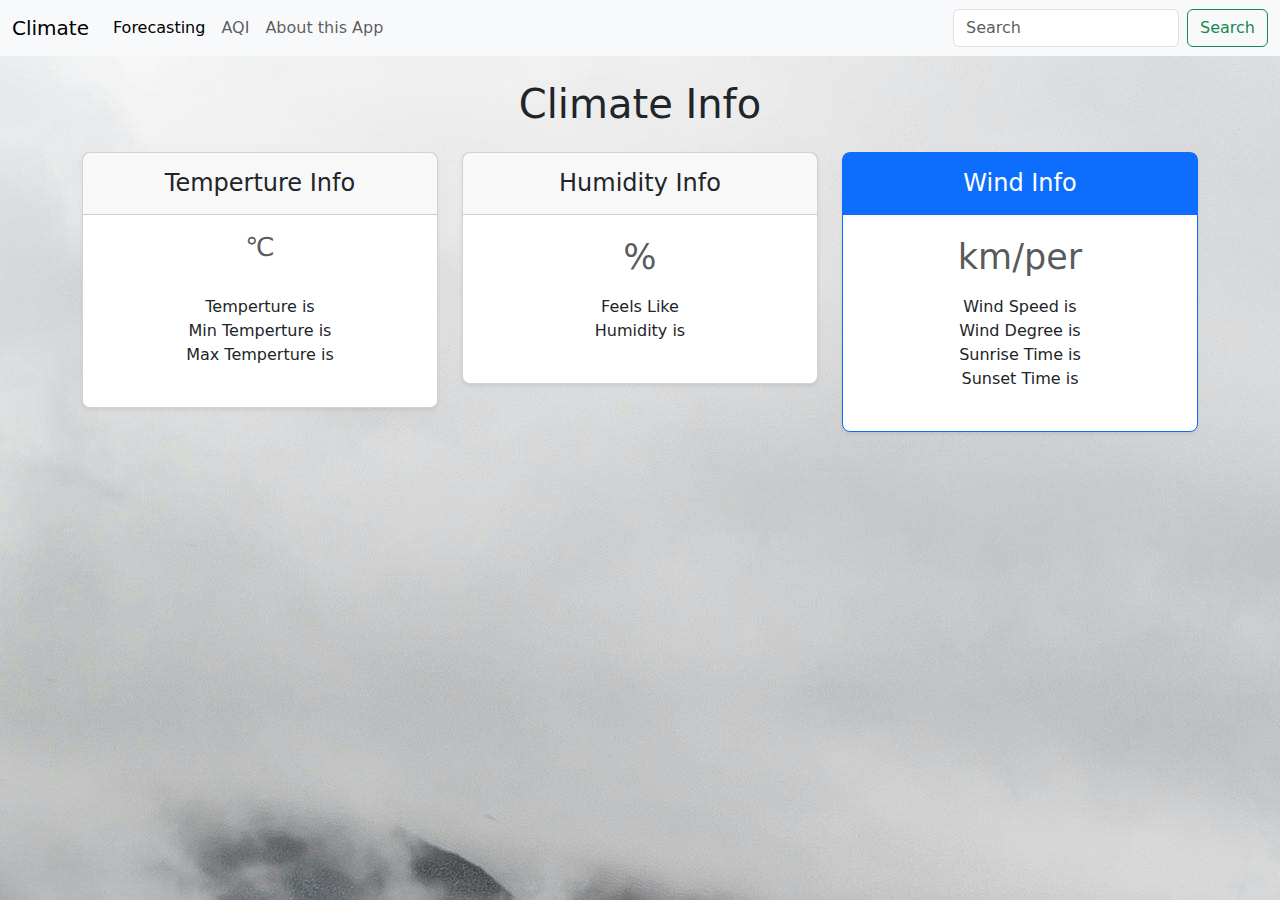
<file: Index.html>
<!DOCTYPE html>
<html lang="en">

<head>
    <meta charset="UTF-8">
    <meta name="viewport" content="width=device-width, initial-scale=1.0">
    <title>Climate Prediction</title>
    <link href="https://cdn.jsdelivr.net/npm/bootstrap@5.3.3/dist/css/bootstrap.min.css" rel="stylesheet"
        integrity="sha384-QWTKZyjpPEjISv5WaRU9OFeRpok6YctnYmDr5pNlyT2bRjXh0JMhjY6hW+ALEwIH" crossorigin="anonymous">
</head>

<body background="pic.jpg ">



    <nav class="navbar navbar-expand-lg bg-body-tertiary">
        <div class="container-fluid">
            <a class="navbar-brand" href="#">Climate</a>
            <button class="navbar-toggler" type="button" data-bs-toggle="collapse"
                data-bs-target="#navbarSupportedContent" aria-controls="navbarSupportedContent" aria-expanded="false"
                aria-label="Toggle navigation">
                <span class="navbar-toggler-icon"></span>
            </button>
            <div class="collapse navbar-collapse" id="navbarSupportedContent">
                <ul class="navbar-nav me-auto mb-2 mb-lg-0">
                    <li class="nav-item">
                        <a class="nav-link active" aria-current="page" href="http://127.0.0.1:5500/index3.html">Forecasting</a>
                    </li>
                    <li class="nav-item">
                        <a class="nav-link" href="http://127.0.0.1:5500/Index2.html">AQI</a>
                    </li>
                   
                        </a>


                    </li>
                    <li class="nav-item">
                        <a class="nav-link" href="http://127.0.0.1:5500/index5.html">About this App</a>
                    </li>
                </ul>
                <form class="d-flex" role="search">
                    <input id="city" class="form-control me-2" type="search" placeholder="Search" aria-label="Search">
                    <button class="btn btn-outline-success" type="submit" id="submit">Search</button>
                </form>
            </div>
        </div>
    </nav>
    



    <div class="container">
        <h1 class="my-4 text-center">Climate Info<span id="cityName"></span></h1>
        <main>
            <div class="row row-cols-1 row-cols-md-3 mb-3 text-center">
                <div class="col">
                    <div class="card mb-4 rounded-3 shadow-sm">
                        <div class="card-header py-3">
                            <h4 class="my-0 fw-normal">Temperture Info</h4>
                        </div>
                        <div class="card-body">
                            <h1 class="card-title pricing-card-title"><span id="temp2"></span><small
                                    class="text-body-secondary fw-light"><sup><span>&#8451;</span></sup></small></h1>
                            <ul class="list-unstyled mt-3 mb-4">
                                <li>Temperture is <span id="temp"></span></li>
                                <li>Min Temperture is <span id="min_temp"></span></li>
                                <li>Max Temperture is <span id="max_temp"></span></li>

                            </ul>
                           
                        </div>
                    </div>
                </div>
                <div class="col">
                    <div class="card mb-4 rounded-3 shadow-sm">
                        <div class="card-header py-3">
                            <h4 class="my-0 fw-normal">Humidity Info</h4>
                        </div>
                        <div class="card-body">
                            <h1 class="card-title pricing-card-title"><span id="humidity2"></span><small
                                    class="text-body-secondary fw-light">%</small></h1>
                            <ul class="list-unstyled mt-3 mb-4">

                                <li>Feels Like <span id="feels_like"></span></li>
                                <li>Humidity is <span id="humidity"></span></li>

                            </ul>
                        </div>
                    </div>
                </div>
                <div class="col">
                    <div class="card mb-4 rounded-3 shadow-sm border-primary">
                        <div class="card-header py-3 text-bg-primary border-primary">
                            <h4 class="my-0 fw-normal">Wind Info</h4>
                        </div>
                        <div class="card-body">
                            <h1 class="card-title pricing-card-title"><span id="wind_speed2"></span><small
                                    class="text-body-secondary fw-light"> km/per</small></h1>
                            <ul class="list-unstyled mt-3 mb-4">
                                <li>Wind Speed is <span id="wind_speed"></span></li>
                                <li>Wind Degree is <span id="wind_degrees"></span></li>
                                <li>Sunrise Time is <span id="sunrise"></span></li>
                                <li>Sunset Time is <span id="sunset"></span></li>
                            </ul>
                       
                        </div>
                    </div>
                </div>
            </div>


    </div>
    </main>
    </div>
    <script src="https://cdn.jsdelivr.net/npm/bootstrap@5.3.3/dist/js/bootstrap.bundle.min.js"
        integrity="sha384-YvpcrYf0tY3lHB60NNkmXc5s9fDVZLESaAA55NDzOxhy9GkcIdslK1eN7N6jIeHz"
        crossorigin="anonymous"></script>
    <script src="script.js"></script>
    <script>
        function getLocation() {
            if (navigator.geolocation) {
                navigator.geolocation.getCurrentPosition(showPosition, showError);
            } else {
                document.getElementById("location").textContent = "Geolocation is not supported by this browser.";
            }
        }

        function showPosition(position) {
            const latitude = position.coords.latitude;
            const longitude = position.coords.longitude;
            document.getElementById("location").textContent = "Latitude: " + latitude + ", Longitude: " + longitude;
        }

        function showError(error) {
            switch(error.code) {
                case error.PERMISSION_DENIED:
                    document.getElementById("location").textContent = "User denied the request for Geolocation."
                    break;
                case error.POSITION_UNAVAILABLE:
                    document.getElementById("location").textContent = "Location information is unavailable."
                    break;
                case error.TIMEOUT:
                    document.getElementById("location").textContent = "The request to get user location timed out."
                    break;
                case error.UNKNOWN_ERROR:
                    document.getElementById("location").textContent = "An unknown error occurred."
                    break;
            }
        }
    </script>
</body>

</html>
</file>
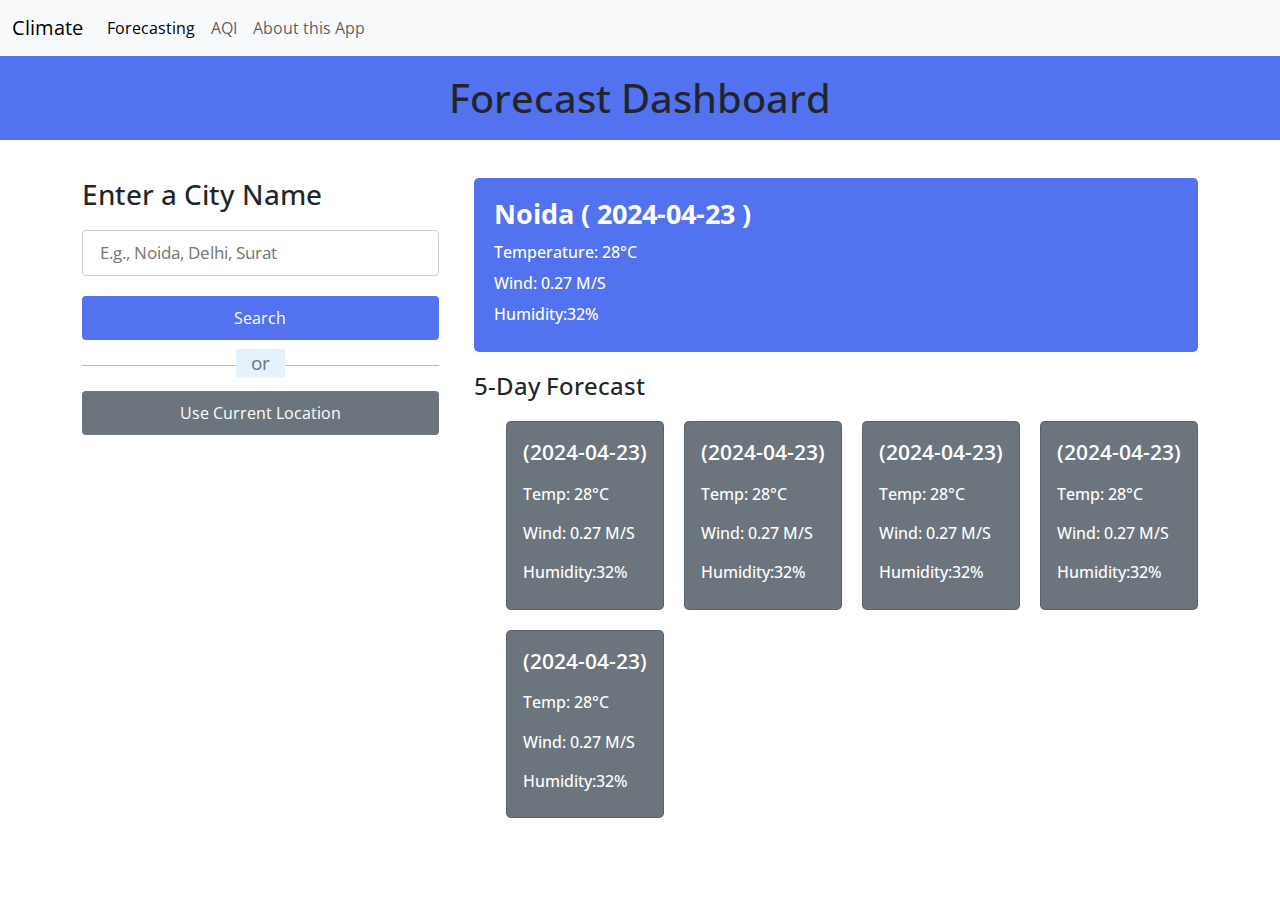
<file: index3.html>
<meta charset="utf-8">
    <title>Forecast</title>
    <link rel="stylesheet" href="style3.css">
    <meta name="viewport" content="width=device-width, initial-scale=1.0">
    <script src="script3.js" defer></script>
    <link href="https://cdn.jsdelivr.net/npm/bootstrap@5.3.3/dist/css/bootstrap.min.css" rel="stylesheet"
    integrity="sha384-QWTKZyjpPEjISv5WaRU9OFeRpok6YctnYmDr5pNlyT2bRjXh0JMhjY6hW+ALEwIH" crossorigin="anonymous">
</head>

<body background="pic.jpg ">



<nav class="navbar navbar-expand-lg bg-body-tertiary">
    <div class="container-fluid">
        <a class="navbar-brand" href="#">Climate</a>
        <button class="navbar-toggler" type="button" data-bs-toggle="collapse"
            data-bs-target="#navbarSupportedContent" aria-controls="navbarSupportedContent" aria-expanded="false"
            aria-label="Toggle navigation">
            <span class="navbar-toggler-icon"></span>
        </button>
        <div class="collapse navbar-collapse" id="navbarSupportedContent">
            <ul class="navbar-nav me-auto mb-2 mb-lg-0">
                <li class="nav-item">
                    <a class="nav-link active" aria-current="page" href="http://127.0.0.1:5500/index3.html">Forecasting</a>
                </li>
                <li class="nav-item">
                    <a class="nav-link" href="http://127.0.0.1:5500/Index2.html">AQI</a>
                </li>
               
                    </a>


                </li>
                <li class="nav-item">
                    <a class="nav-link" href="http://127.0.0.1:5500/index5.html">About this App</a>
                </li>
            </ul>
            
        </div>
    </div>
</nav>
  </head>
  
  <body>
    <h1>Forecast Dashboard</h1>
    <div class="container">
      <div class="weather-input">
        <h3>Enter a City Name</h3>
        <input class="city-input" type="text" placeholder="E.g., Noida, Delhi, Surat">
        <button class="search-btn">Search</button>
        <div class="separator"></div>
        <button class="location-btn">Use Current Location</button>
      </div>
      <div class="weather-data">
        <div class="current-weather">
          <div class="details">
            <h2> Noida ( 2024-04-23 )</h2>
            <h6>Temperature: 28°C</h6>
            <h6>Wind: 0.27 M/S</h6>
            <h6>Humidity:32%</h6>
          </div>
        </div>
        <div class="days-forecast">
          <h2>5-Day Forecast</h2>
          <ul class="weather-cards">
            <li class="card">
              <h3>(2024-04-23)</h3>
              <h6>Temp: 28°C</h6>
              <h6>Wind: 0.27 M/S</h6>
              <h6>Humidity:32%</h6>
            </li>
            <li class="card">
              <h3>(2024-04-23)</h3>
              <h6>Temp: 28°C</h6>
              <h6>Wind: 0.27 M/S</h6>
              <h6>Humidity:32%</h6>
            </li>
            <li class="card">
              <h3>(2024-04-23)</h3>
              <h6>Temp: 28°C</h6>
              <h6>Wind: 0.27 M/S</h6>
              <h6>Humidity:32%</h6>
            </li>
            <li class="card">
              <h3> (2024-04-23) </h3>
              <h6>Temp: 28°C</h6>
              <h6>Wind: 0.27 M/S</h6>
              <h6>Humidity:32%</h6>
            </li>
            <li class="card">
              <h3>(2024-04-23)</h3>
              <h6>Temp: 28°C</h6>
              <h6>Wind: 0.27 M/S</h6>
              <h6>Humidity:32%</h6>
            </li>
          </ul>
        </div>
      </div>
    </div>
    
  </body>
</html>
</file>
<file: style3.css>
/* Import Google font - Open Sans */
@import url('https://fonts.googleapis.com/css2?family=Open+Sans:wght@400;500;600;700&display=swap');
* {
  margin: 0;
  padding: 0;
  box-sizing: border-box;
  font-family: 'Open Sans', sans-serif;
}
body {
  background: #E3F2FD;
}
h1 {
  background: #5372F0;
  font-size: 1.75rem;
  text-align: center;
  padding: 18px 0;
  color: #fff;
}
.container {
  display: flex;
  gap: 35px;
  padding: 30px;
}
.weather-input {
  width: 550px;
}
.weather-input input {
  height: 46px;
  width: 100%;
  outline: none;
  font-size: 1.07rem;
  padding: 0 17px;
  margin: 10px 0 20px 0;
  border-radius: 4px;
  border: 1px solid #ccc;
}
.weather-input input:focus {
  padding: 0 16px;
  border: 2px solid #5372F0;
}
.weather-input .separator {
  height: 1px;
  width: 100%;
  margin: 25px 0;
  background: #BBBBBB;
  display: flex;
  align-items: center;
  justify-content: center;
}
.weather-input .separator::before{
  content: "or";
  color: #6C757D;
  font-size: 1.18rem;
  padding: 0 15px;
  margin-top: -4px;
  background: #E3F2FD;
}
.weather-input button {
  width: 100%;
  padding: 10px 0;
  cursor: pointer;
  outline: none;
  border: none;
  border-radius: 4px;
  font-size: 1rem;
  color: #fff;
  background: #5372F0;
  transition: 0.2s ease;
}
.weather-input .search-btn:hover {
  background: #2c52ed;
}
.weather-input .location-btn {
  background: #6C757D;
}
.weather-input .location-btn:hover {
  background: #5c636a;
}
.weather-data {
  width: 100%;
}
.weather-data .current-weather {
  color: #fff;
  background: #5372F0;
  border-radius: 5px;
  padding: 20px 70px 20px 20px;
  display: flex;
  justify-content: space-between;
}
.current-weather h2 {
  font-weight: 700;
  font-size: 1.7rem;
}
.weather-data h6 {
  margin-top: 12px;
  font-size: 1rem;
  font-weight: 500;
}
.current-weather .icon {
  text-align: center;
}
.current-weather .icon img {
  max-width: 120px;
  margin-top: -15px;
}
.current-weather .icon h6 {
  margin-top: -10px;
  text-transform: capitalize;
}
.days-forecast h2 {
  margin: 20px 0;
  font-size: 1.5rem;
}
.days-forecast .weather-cards {
  display: flex;
  gap: 20px;
}
.weather-cards .card {
  color: #fff;
  padding: 18px 16px;
  list-style: none;
  width: calc(100% / 5);
  background: #6C757D;
  border-radius: 5px;
}
.weather-cards .card h3 {
  font-size: 1.3rem;
  font-weight: 600;
}
.weather-cards .card img {
  max-width: 70px;
  margin: 5px 0 -12px 0;
}

@media (max-width: 1400px) {
  .weather-data .current-weather {
    padding: 20px;
  }
  .weather-cards {
    flex-wrap: wrap;
  }
  .weather-cards .card {
    width: calc(100% / 4 - 15px);
  }
}
@media (max-width: 1200px) {
  .weather-cards .card {
    width: calc(100% / 3 - 15px);
  }
}
@media (max-width: 950px) {
  .weather-input {
    width: 450px;
  }
  .weather-cards .card {
    width: calc(100% / 2 - 10px);
  }
}
@media (max-width: 750px) {
  h1 {
    font-size: 1.45rem;
    padding: 16px 0;
  }
  .container {
    flex-wrap: wrap;
    padding: 15px;
  }
  .weather-input {
    width: 100%;
  }
  .weather-data h2 {
    font-size: 1.35rem;
  }
}
</file>
